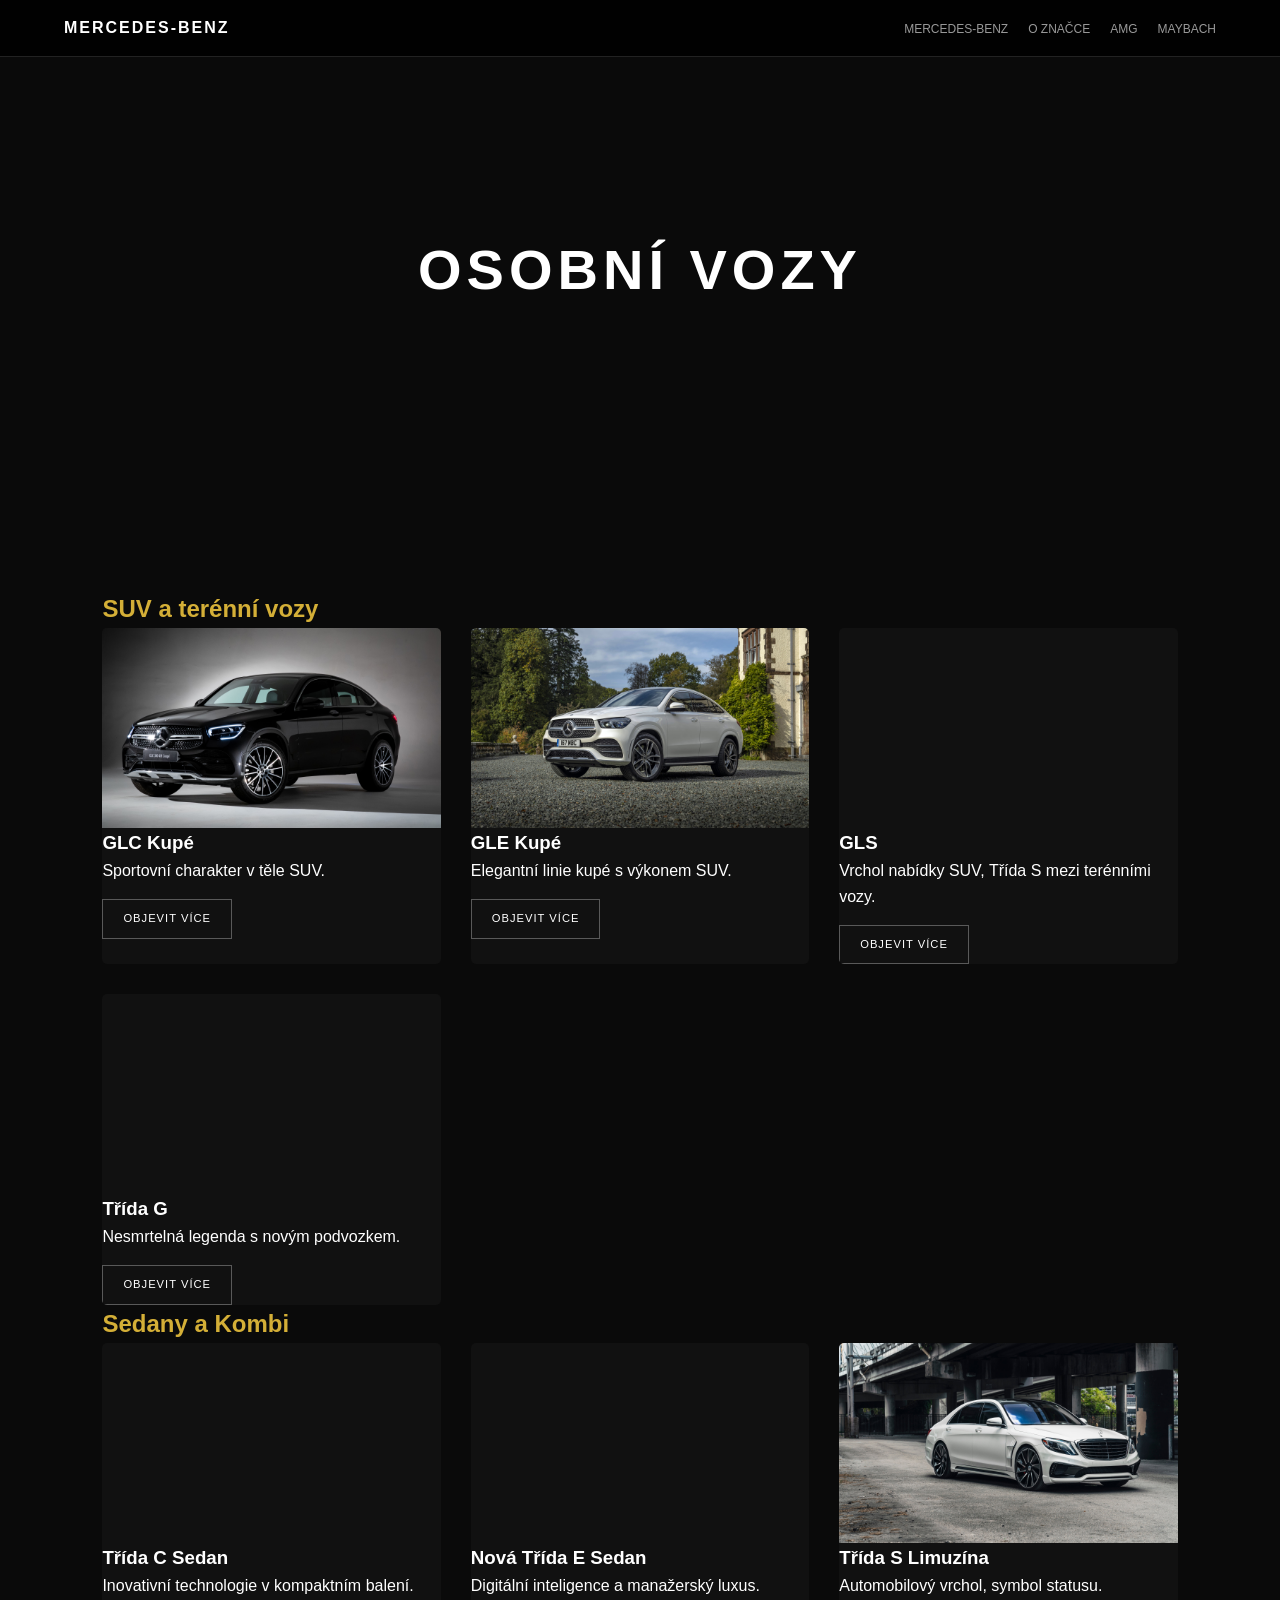
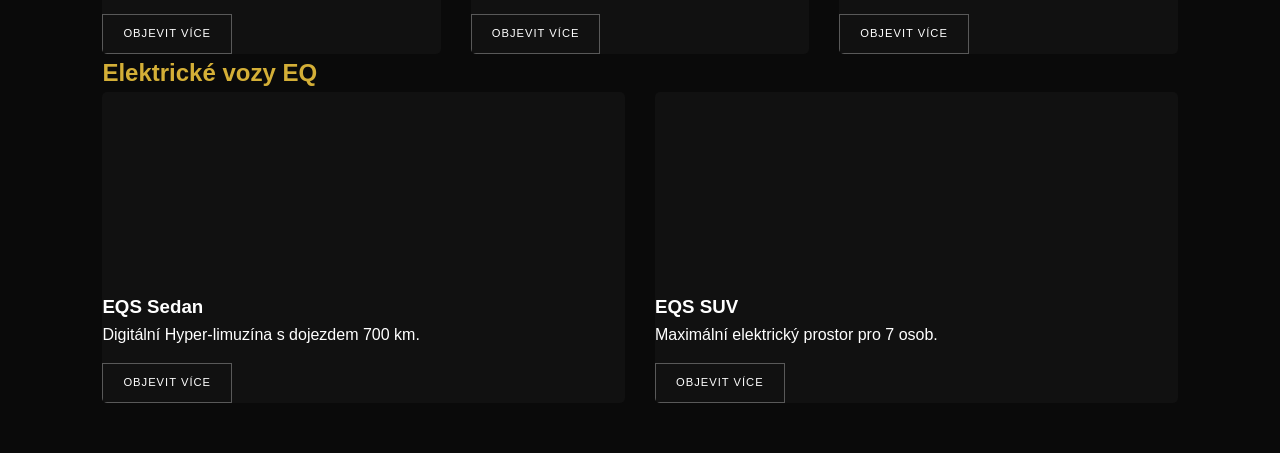
<file: index.html>
<!DOCTYPE html>
<html lang="cs">
<head>
    <meta charset="UTF-8">
    <meta name="viewport" content="width=device-width, initial-scale=1.0">
    <title>Showroom Mercedes-Benz | Kompletní nabídka 2026</title>
    <link rel="stylesheet" href="style.css">
</head>
<body>
    <nav>
        <div class="logo">MERCEDES-BENZ</div>
        <ul>
            <li><a href="index.html">Mercedes-Benz</a></li>
            <li><a href="Mercedes-Benz.html">O značce</a></li>
            <li><a href="AMG.html">AMG</a></li>
            <li><a href="Maybach.html">Maybach</a></li>
        </ul>
    </nav>

    <header class="hero showroom-bg">
        <h1>Osobní vozy</h1>
    </header>

    <div class="container">
        <!-- SUV SEKCE -->
        <h2 class="category-title">SUV a terénní vozy</h2>
        <div class="grid">
            <!-- GLC Kupé -->
            <a href="glc-kupe.html" class="card">
                <div class="card-img"><img class="img-1" src="img/mercedes_benz_glc_300_4matic_amg_line_coupe_latam_2019_4k-3840x2160.jpg" alt=""></div>
                <div class="card-info">
                    <h3>GLC Kupé</h3>
                    <p>Sportovní charakter v těle SUV.</p>
                    <div class="card-btn">Objevit více</div>
                </div>
            </a>

            <!-- GLE Kupé  -->
            <a href="gle-kupe.html" class="card">
                <div class="card-img"><img src="img/mercedes_benz_gle_400_d_4matic_amg_line_coupe_2020_4k-3840x2160.jpg" alt=""></div>
                <div class="card-info">
                    <h3>GLE Kupé</h3>
                    <p>Elegantní linie kupé s výkonem SUV.</p>
                    <div class="card-btn">Objevit více</div>
                </div>
            </a>

            <!-- GLS -->
            <a href="gls.html" class="card">
                <div class="card-img"></div>
                <div class="card-info">
                    <h3>GLS</h3>
                    <p>Vrchol nabídky SUV, Třída S mezi terénními vozy.</p>
                    <div class="card-btn">Objevit více</div>
                </div>
            </a>

            <!-- Třída G -->
            <a href="g-class.html" class="card">
                <div class="card-img"></div>
                <div class="card-info">
                    <h3>Třída G</h3>
                    <p>Nesmrtelná legenda s novým podvozkem.</p>
                    <div class="card-btn">Objevit více</div>
                </div>
            </a>
        </div>

        <!-- SEDANY SEKCE -->
        <h2 class="category-title">Sedany a Kombi</h2>
        <div class="grid">
            <a href="c-class.html" class="card">
                <div class="card-img"></div>
                <div class="card-info">
                    <h3>Třída C Sedan</h3>
                    <p>Inovativní technologie v kompaktním balení.</p>
                    <div class="card-btn">Objevit více</div>
                </div>
            </a>

            <a href="e-class.html" class="card">
                <div class="card-img"></div>
                <div class="card-info">
                    <h3>Nová Třída E Sedan</h3>
                    <p>Digitální inteligence a manažerský luxus.</p>
                    <div class="card-btn">Objevit více</div>
                </div>
            </a>

            <a href="S-class.html" class="card">
                <div class="card-img"><img src="img/mercedes-benz-s-3840x2160-12164.jpg" alt=""></div>
                <div class="card-info">
                    <h3>Třída S Limuzína</h3>
                    <p>Automobilový vrchol, symbol statusu.</p>
                    <div class="card-btn">Objevit více</div>
                </div>
            </a>
        </div>

        <!-- ELEKTRICKÉ VOZY -->
        <h2 class="category-title">Elektrické vozy EQ</h2>
        <div class="grid">
            <a href="eqs.html" class="card">
                <div class="card-img"></div>
                <div class="card-info">
                    <h3>EQS Sedan</h3>
                    <p>Digitální Hyper-limuzína s dojezdem 700 km.</p>
                    <div class="card-btn">Objevit více</div>
                </div>
            </a>

            <a href="eqs-suv.html" class="card">
                <div class="card-img"></div>
                <div class="card-info">
                    <h3>EQS SUV</h3>
                    <p>Maximální elektrický prostor pro 7 osob.</p>
                    <div class="card-btn">Objevit více</div>
                </div>
            </a>
    </div> <!-- KONEC CONTAINERU -->
</body>
</html>
</file>
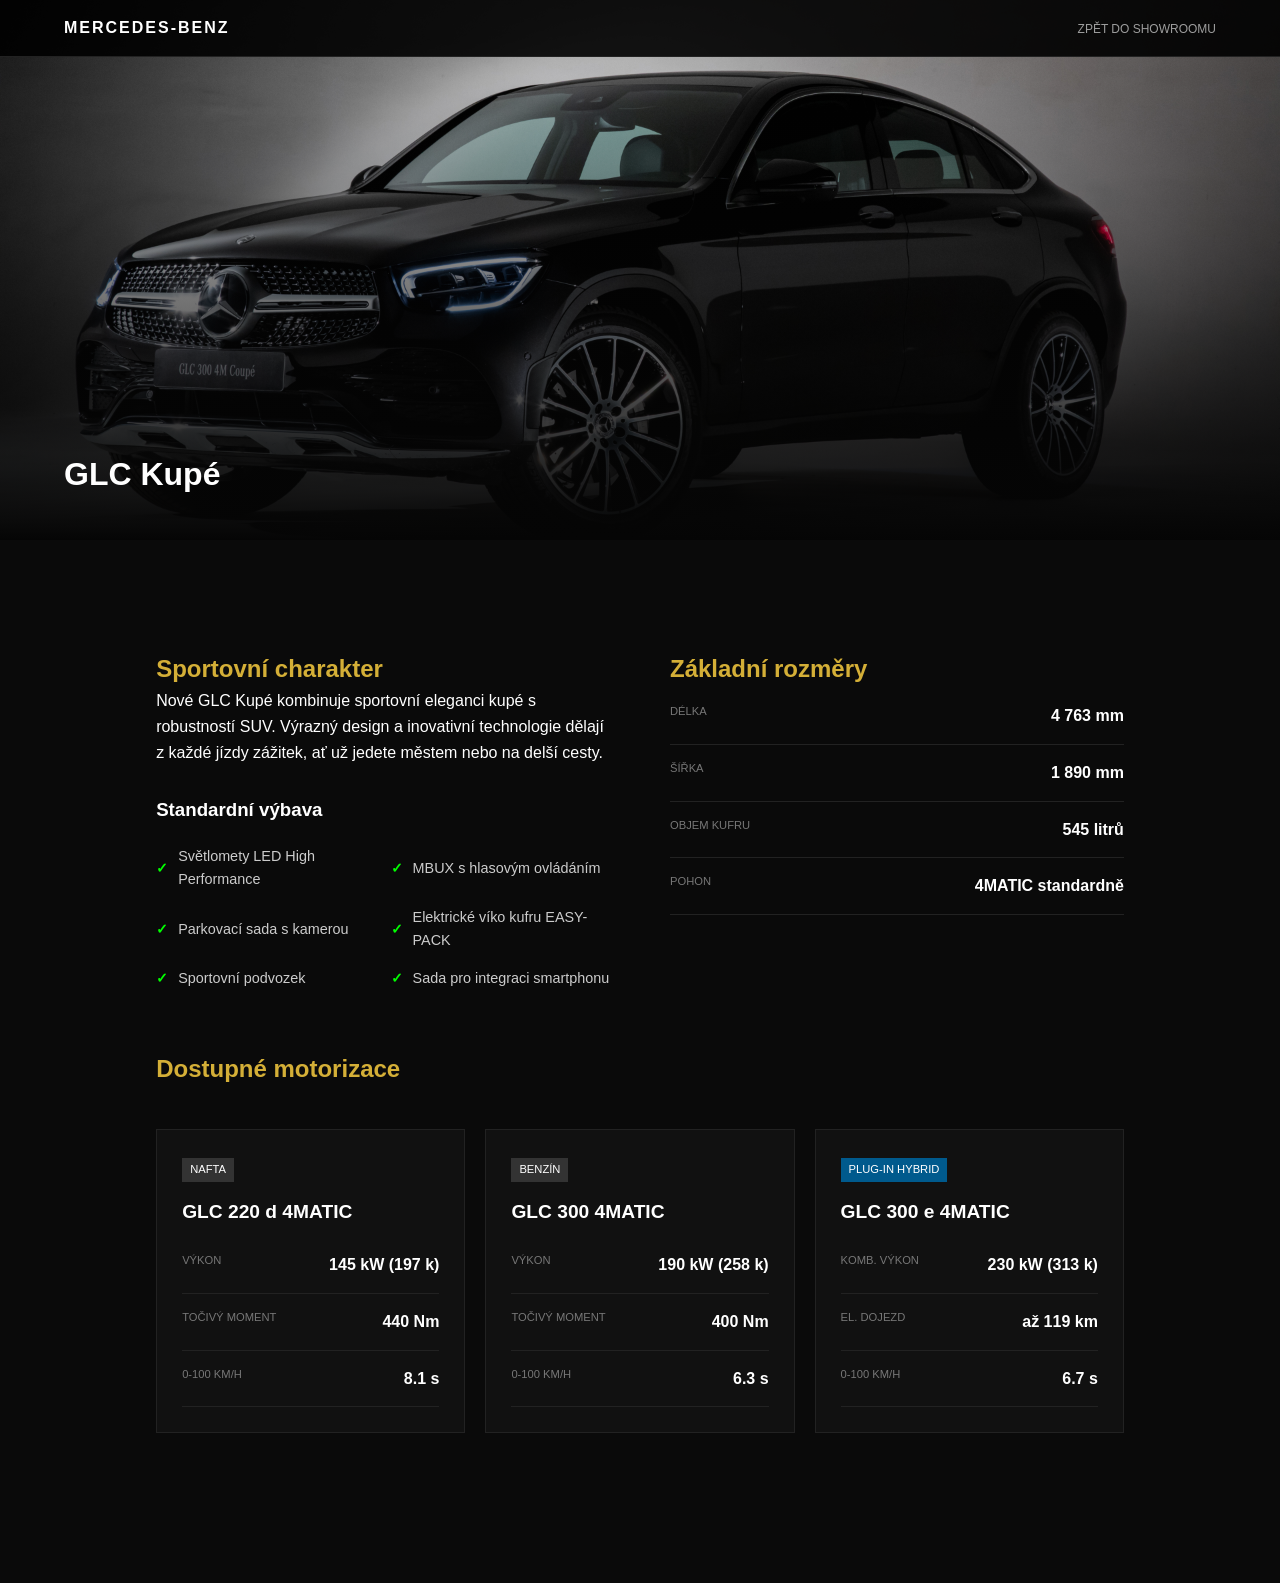
<file: glc-kupe.html>
<!DOCTYPE html>
<html lang="cs">
<head>
    <meta charset="UTF-8">
    <meta name="viewport" content="width=device-width, initial-scale=1.0">
    <title>GLC Kupé | Mercedes-Benz</title>
    <link rel="stylesheet" href="style.css">
</head>
<body>

    <nav>
        <div class="logo">MERCEDES-BENZ</div>
        <ul>
            <li><a href="index.html">Zpět do showroomu</a></li>
        </ul>
    </nav>
    <header class="detail-header" style="background-image: linear-gradient(to top, #050505, transparent), url('img/mercedes_benz_glc_300_4matic_amg_line_coupe_latam_2019_4k-3840x2160.jpg');">
        <h1>GLC Kupé</h1>
    </header>

    <main class="container">
        <section class="content-section">
            <div class="description">
                <h2 class="category-title">Sportovní charakter</h2>
                <p>Nové GLC Kupé kombinuje sportovní eleganci kupé s robustností SUV. Výrazný design a inovativní technologie dělají z každé jízdy zážitek, ať už jedete městem nebo na delší cesty.</p>
                
                <h3 style="margin: 30px 0 15px;">Standardní výbava</h3>
                <div class="feature-list">
                    <div class="feature-item">Světlomety LED High Performance</div>
                    <div class="feature-item">MBUX s hlasovým ovládáním</div>
                    <div class="feature-item">Parkovací sada s kamerou</div>
                    <div class="feature-item">Elektrické víko kufru EASY-PACK</div>
                    <div class="feature-item">Sportovní podvozek</div>
                    <div class="feature-item">Sada pro integraci smartphonu</div>
                </div>
            </div>

            <div class="specs-table">
                <h2 class="category-title">Základní rozměry</h2>
                <div class="spec-row"><span class="spec-label">Délka</span><span class="spec-value">4 763 mm</span></div>
                <div class="spec-row"><span class="spec-label">Šířka</span><span class="spec-value">1 890 mm</span></div>
                <div class="spec-row"><span class="spec-label">Objem kufru</span><span class="spec-value">545 litrů</span></div>
                <div class="spec-row"><span class="spec-label">Pohon</span><span class="spec-value">4MATIC standardně</span></div>
            </div>
        </section>

        <section style="padding: 0 5% 60px;">
            <h2 class="category-title">Dostupné motorizace</h2>
            <div class="engine-grid">
                <!-- GLC 220 d -->
                <div class="engine-card">
                    <span class="engine-tag">Nafta</span>
                    <span class="engine-name">GLC 220 d 4MATIC</span>
                    <div class="spec-row"><span class="spec-label">Výkon</span><span class="spec-value">145 kW (197 k)</span></div>
                    <div class="spec-row"><span class="spec-label">Točivý moment</span><span class="spec-value">440 Nm</span></div>
                    <div class="spec-row"><span class="spec-label">0-100 km/h</span><span class="spec-value">8.1 s</span></div>
                </div>

                <!-- GLC 300 -->
                <div class="engine-card">
                    <span class="engine-tag">Benzín</span>
                    <span class="engine-name">GLC 300 4MATIC</span>
                    <div class="spec-row"><span class="spec-label">Výkon</span><span class="spec-value">190 kW (258 k)</span></div>
                    <div class="spec-row"><span class="spec-label">Točivý moment</span><span class="spec-value">400 Nm</span></div>
                    <div class="spec-row"><span class="spec-label">0-100 km/h</span><span class="spec-value">6.3 s</span></div>
                </div>

                <!-- GLC 300 e -->
                <div class="engine-card">
                    <span class="engine-tag" style="background: #005a8d;">Plug-in Hybrid</span>
                    <span class="engine-name">GLC 300 e 4MATIC</span>
                    <div class="spec-row"><span class="spec-label">Komb. výkon</span><span class="spec-value">230 kW (313 k)</span></div>
                    <div class="spec-row"><span class="spec-label">El. dojezd</span><span class="spec-value">až 119 km</span></div>
                    <div class="spec-row"><span class="spec-label">0-100 km/h</span><span class="spec-value">6.7 s</span></div>
                </div>
            </div>
        </section>
    </main>

</body>
</html>
</file>
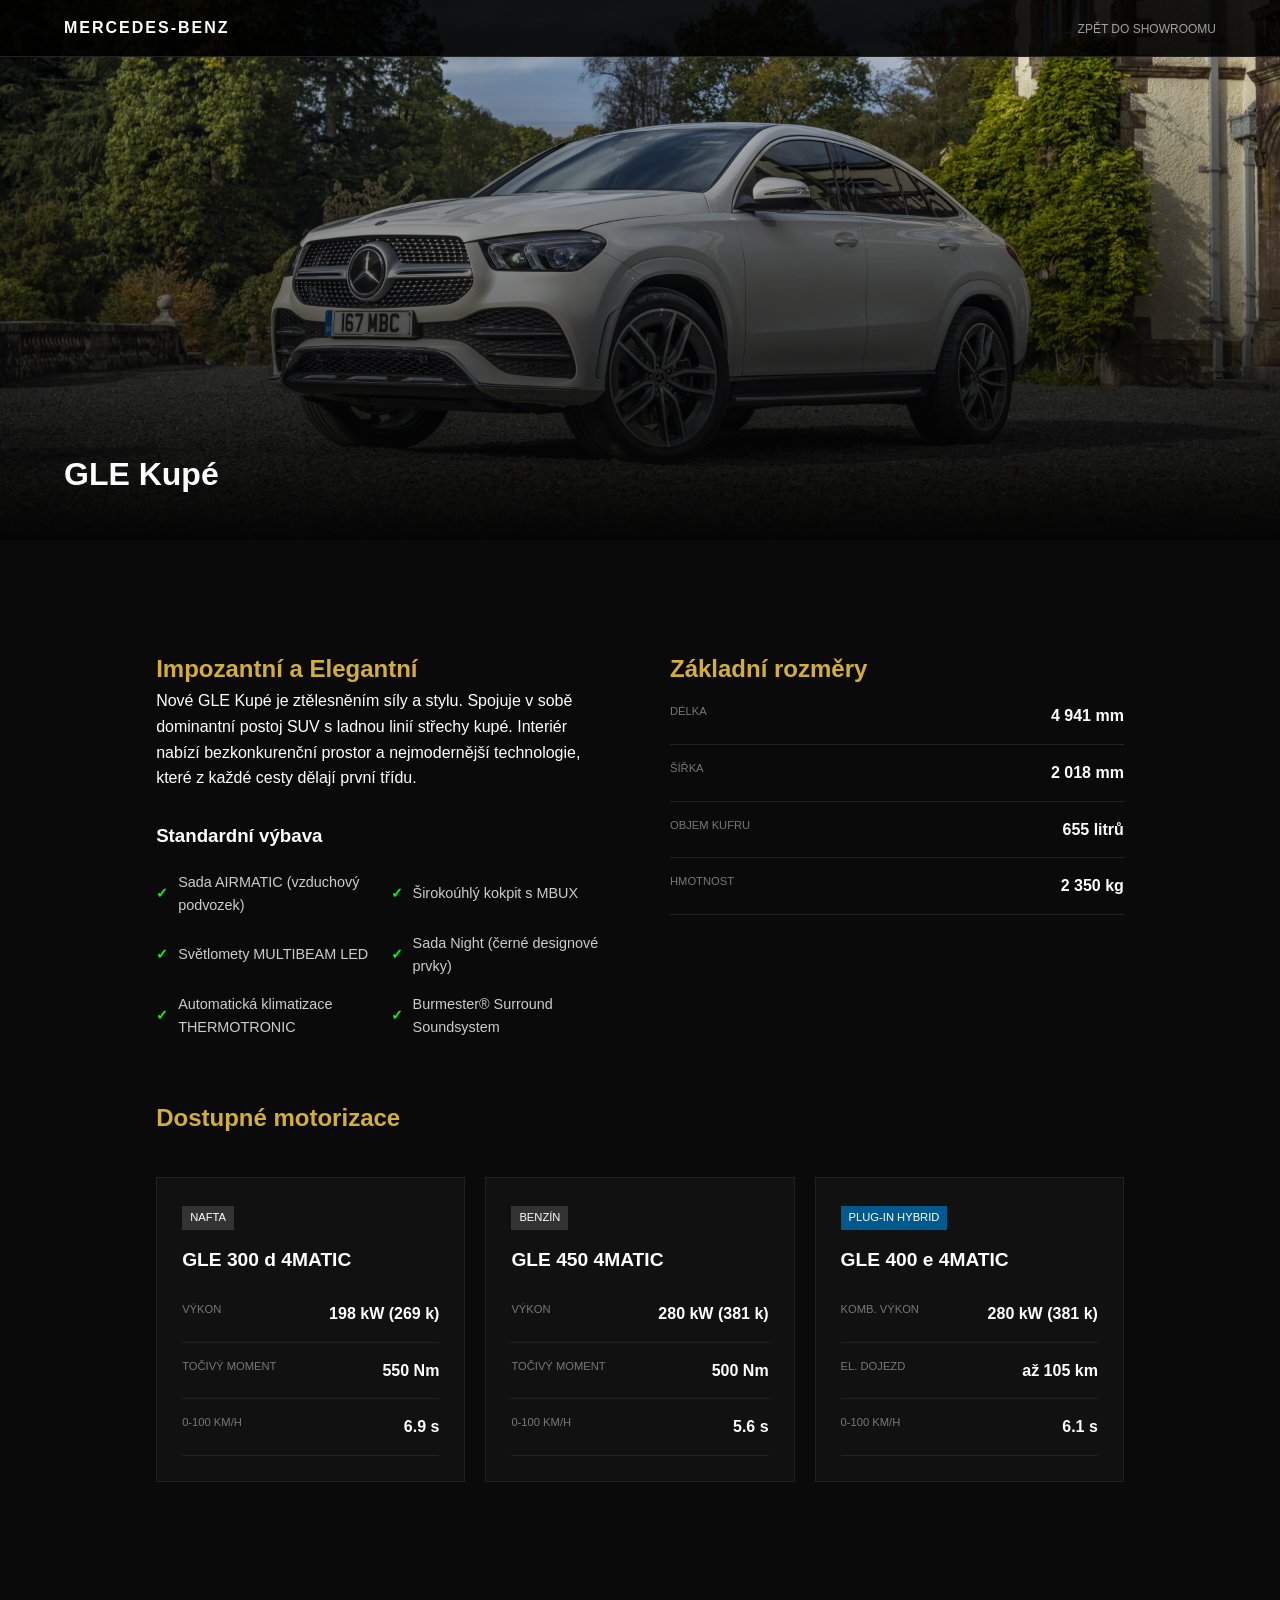
<file: gle-kupe.html>
<!DOCTYPE html>
<html lang="cs">
<head>
    <meta charset="UTF-8">
    <meta name="viewport" content="width=device-width, initial-scale=1.0">
    <title>GLE Kupé | Mercedes-Benz</title>
    <link rel="stylesheet" href="style.css">
</head>
<body>

    <nav>
        <div class="logo">MERCEDES-BENZ</div>
        <ul>
            <li><a href="index.html">Zpět do showroomu</a></li>
        </ul>
    </nav>

    
    <header class="detail-header" style="background-image: linear-gradient(to top, #050505, transparent), url(img/mercedes_benz_gle_400_d_4matic_amg_line_coupe_2020_4k-3840x2160.jpg);">
        <h1>GLE Kupé</h1>
    </header>

    <main class="container">
        <section class="content-section">
            <div class="description">
                <h2 class="category-title">Impozantní a Elegantní</h2>
                <p>Nové GLE Kupé je ztělesněním síly a stylu. Spojuje v sobě dominantní postoj SUV s ladnou linií střechy kupé. Interiér nabízí bezkonkurenční prostor a nejmodernější technologie, které z každé cesty dělají první třídu.</p>
                
                <h3 style="margin: 30px 0 15px;">Standardní výbava</h3>
                <div class="feature-list">
                    <div class="feature-item">Sada AIRMATIC (vzduchový podvozek)</div>
                    <div class="feature-item">Širokoúhlý kokpit s MBUX</div>
                    <div class="feature-item">Světlomety MULTIBEAM LED</div>
                    <div class="feature-item">Sada Night (černé designové prvky)</div>
                    <div class="feature-item">Automatická klimatizace THERMOTRONIC</div>
                    <div class="feature-item">Burmester® Surround Soundsystem</div>
                </div>
            </div>

            <div class="specs-table">
                <h2 class="category-title">Základní rozměry</h2>
                <div class="spec-row"><span class="spec-label">Délka</span><span class="spec-value">4 941 mm</span></div>
                <div class="spec-row"><span class="spec-label">Šířka</span><span class="spec-value">2 018 mm</span></div>
                <div class="spec-row"><span class="spec-label">Objem kufru</span><span class="spec-value">655 litrů</span></div>
                <div class="spec-row"><span class="spec-label">Hmotnost</span><span class="spec-value">2 350 kg</span></div>
            </div>
        </section>

        <section style="padding: 0 5% 60px;">
            <h2 class="category-title">Dostupné motorizace</h2>
            <div class="engine-grid">
                <!-- GLE 300 d -->
                <div class="engine-card">
                    <span class="engine-tag">Nafta</span>
                    <span class="engine-name">GLE 300 d 4MATIC</span>
                    <div class="spec-row"><span class="spec-label">Výkon</span><span class="spec-value">198 kW (269 k)</span></div>
                    <div class="spec-row"><span class="spec-label">Točivý moment</span><span class="spec-value">550 Nm</span></div>
                    <div class="spec-row"><span class="spec-label">0-100 km/h</span><span class="spec-value">6.9 s</span></div>
                </div>

                <!-- GLE 450 -->
                <div class="engine-card">
                    <span class="engine-tag">Benzín</span>
                    <span class="engine-name">GLE 450 4MATIC</span>
                    <div class="spec-row"><span class="spec-label">Výkon</span><span class="spec-value">280 kW (381 k)</span></div>
                    <div class="spec-row"><span class="spec-label">Točivý moment</span><span class="spec-value">500 Nm</span></div>
                    <div class="spec-row"><span class="spec-label">0-100 km/h</span><span class="spec-value">5.6 s</span></div>
                </div>

                <!-- GLE 400 e -->
                <div class="engine-card">
                    <span class="engine-tag" style="background: #005a8d;">Plug-in Hybrid</span>
                    <span class="engine-name">GLE 400 e 4MATIC</span>
                    <div class="spec-row"><span class="spec-label">Komb. výkon</span><span class="spec-value">280 kW (381 k)</span></div>
                    <div class="spec-row"><span class="spec-label">El. dojezd</span><span class="spec-value">až 105 km</span></div>
                    <div class="spec-row"><span class="spec-label">0-100 km/h</span><span class="spec-value">6.1 s</span></div>
                </div>
            </div>
        </section>
    </main>

</body>
</html>
</file>
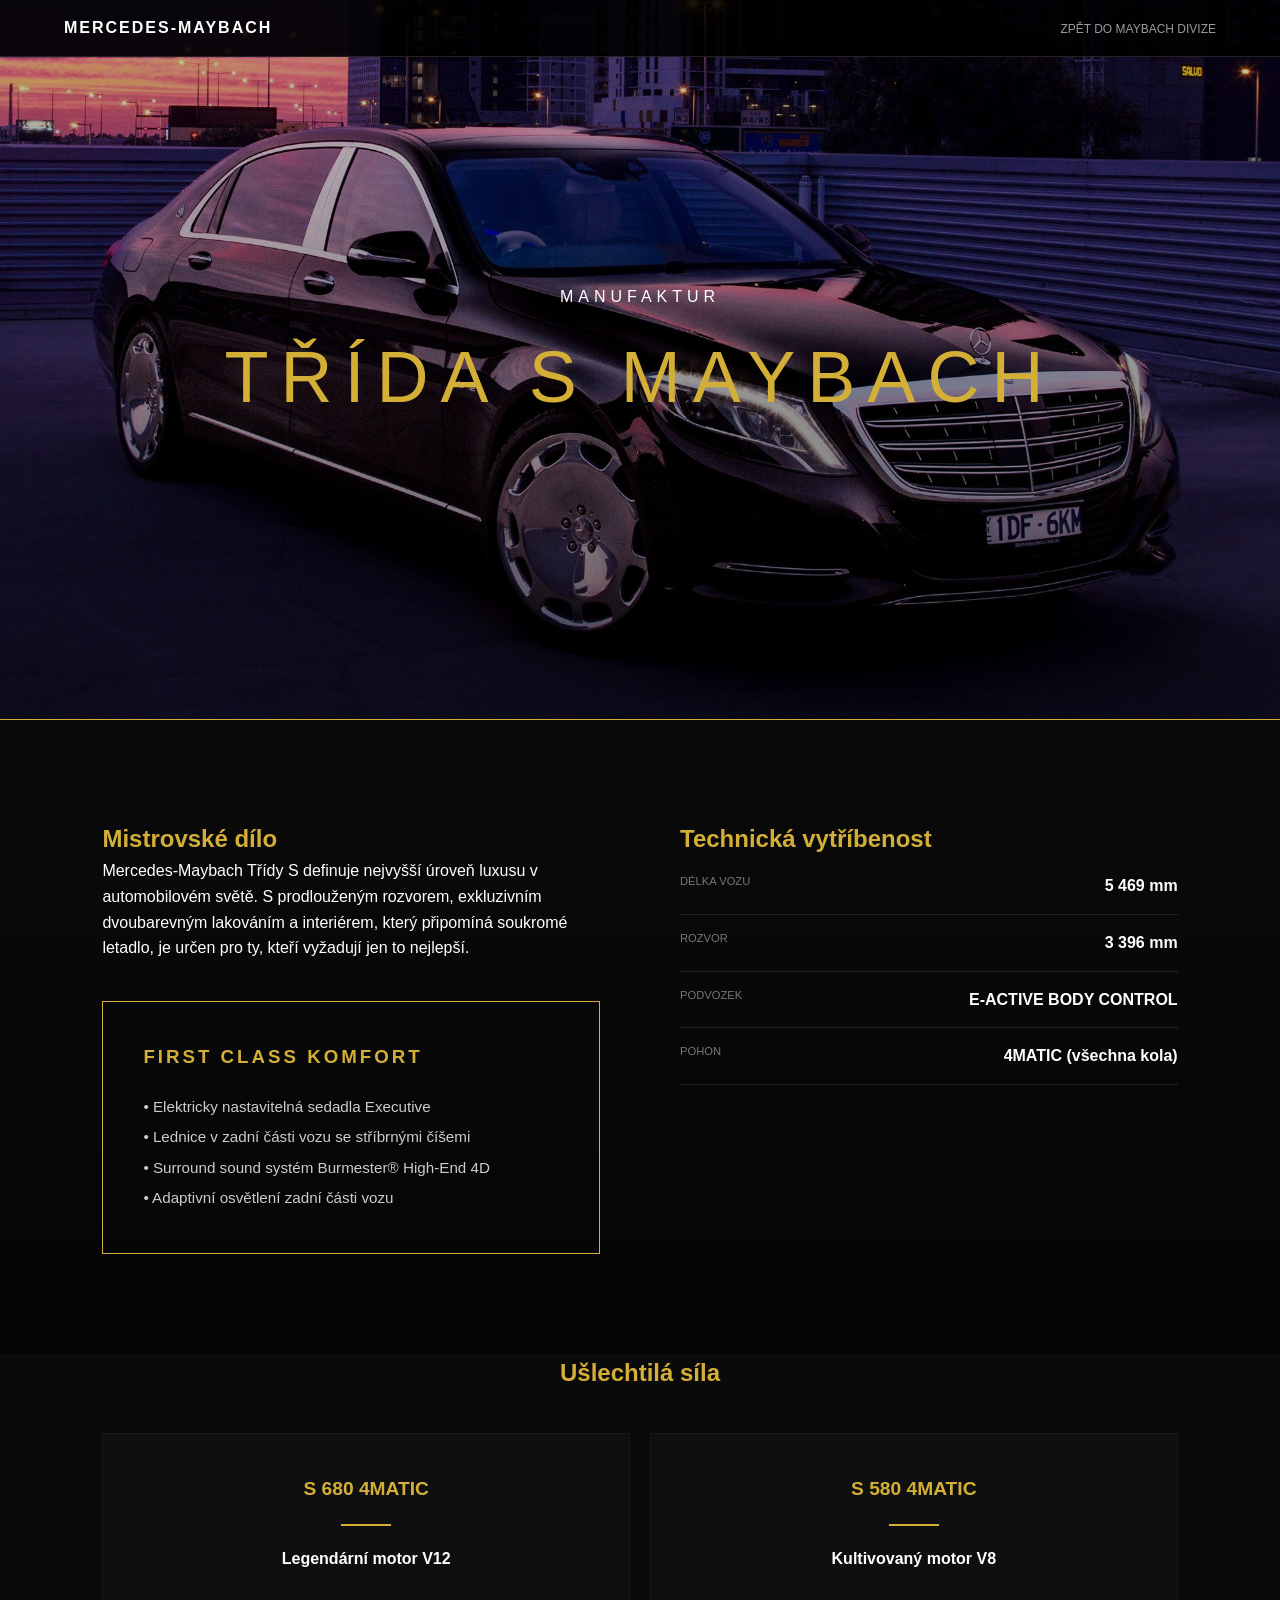
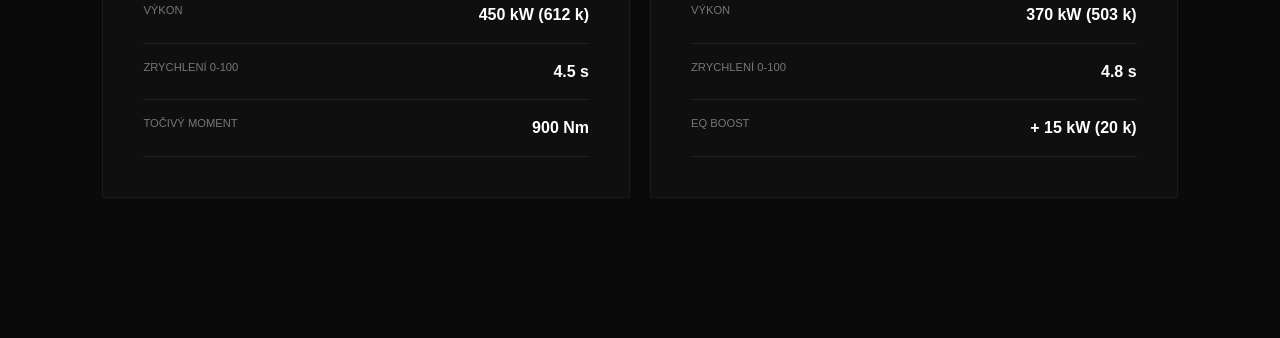
<file: Maybach S-Class.html>
<!DOCTYPE html>
<html lang="cs">

<head>
    <meta charset="UTF-8">
    <meta name="viewport" content="width=device-width, initial-scale=1.0">
    <title>Mercedes-Maybach | Vrcholný luxus</title>
    <link rel="stylesheet" href="style.css">


</head>

<body>

    <nav>
        <div class="logo">MERCEDES-MAYBACH</div>
        <ul>
            <li><a href="Maybach.html">Zpět do Maybach divize</a></li>
        </ul>
    </nav>

    <header class="maybach-header">
        <div>
            <p style="letter-spacing: 5px; color: #fff; margin-bottom: 10px;">MANUFAKTUR</p>
            <h1 class="maybach-title">Třída S Maybach</h1>
        </div>
    </header>

    <main>
        <section class="luxury-section">
            <div class="description">
                <h2 class="category-title">Mistrovské dílo</h2>
                <p>Mercedes-Maybach Třídy S definuje nejvyšší úroveň luxusu v automobilovém světě. S prodlouženým
                    rozvorem, exkluzivním dvoubarevným lakováním a interiérem, který připomíná soukromé letadlo, je
                    určen pro ty, kteří vyžadují jen to nejlepší.</p>

                <div class="interior-highlight">
                    <h3>First Class komfort</h3>
                    <ul style="list-style: none; font-size: 0.95rem; color: #ccc; line-height: 2;">
                        <li>• Elektricky nastavitelná sedadla Executive</li>
                        <li>• Lednice v zadní části vozu se stříbrnými číšemi</li>
                        <li>• Surround sound systém Burmester® High-End 4D</li>
                        <li>• Adaptivní osvětlení zadní části vozu</li>
                    </ul>
                </div>
            </div>

            <div class="specs-table">
                <h2 class="category-title">Technická vytříbenost</h2>
                <div class="spec-row"><span class="spec-label">Délka vozu</span><span class="spec-value">5 469 mm</span>
                </div>
                <div class="spec-row"><span class="spec-label">Rozvor</span><span class="spec-value">3 396 mm</span>
                </div>
                <div class="spec-row"><span class="spec-label">Podvozek</span><span class="spec-value">E-ACTIVE BODY
                        CONTROL</span></div>
                <div class="spec-row"><span class="spec-label">Pohon</span><span class="spec-value">4MATIC (všechna
                        kola)</span></div>
            </div>
        </section>

        <section style="padding: 0 8% 100px;">
            <h2 class="category-title" style="text-align: center;">Ušlechtilá síla</h2>
            <div class="engine-grid">

                <div class="engine-card-maybach">
                    <span class="engine-name" style="color: var(--maybach-gold);">S 680 4MATIC</span>
                    <div class="gold-divider"></div>
                    <p style="font-weight: bold; margin-bottom: 15px;">Legendární motor V12</p>
                    <div class="spec-row"><span class="spec-label">Výkon</span><span class="spec-value">450 kW (612
                            k)</span></div>
                    <div class="spec-row"><span class="spec-label">Zrychlení 0-100</span><span class="spec-value">4.5
                            s</span></div>
                    <div class="spec-row"><span class="spec-label">Točivý moment</span><span class="spec-value">900
                            Nm</span></div>
                </div>

                <div class="engine-card-maybach">
                    <span class="engine-name" style="color: var(--maybach-gold);">S 580 4MATIC</span>
                    <div class="gold-divider"></div>
                    <p style="font-weight: bold; margin-bottom: 15px;">Kultivovaný motor V8</p>
                    <div class="spec-row"><span class="spec-label">Výkon</span><span class="spec-value">370 kW (503
                            k)</span></div>
                    <div class="spec-row"><span class="spec-label">Zrychlení 0-100</span><span class="spec-value">4.8
                            s</span></div>
                    <div class="spec-row"><span class="spec-label">EQ Boost</span><span class="spec-value">+ 15 kW (20
                            k)</span></div>
                </div>

            </div>
        </section>
    </main>

</body>

</html>
</file>
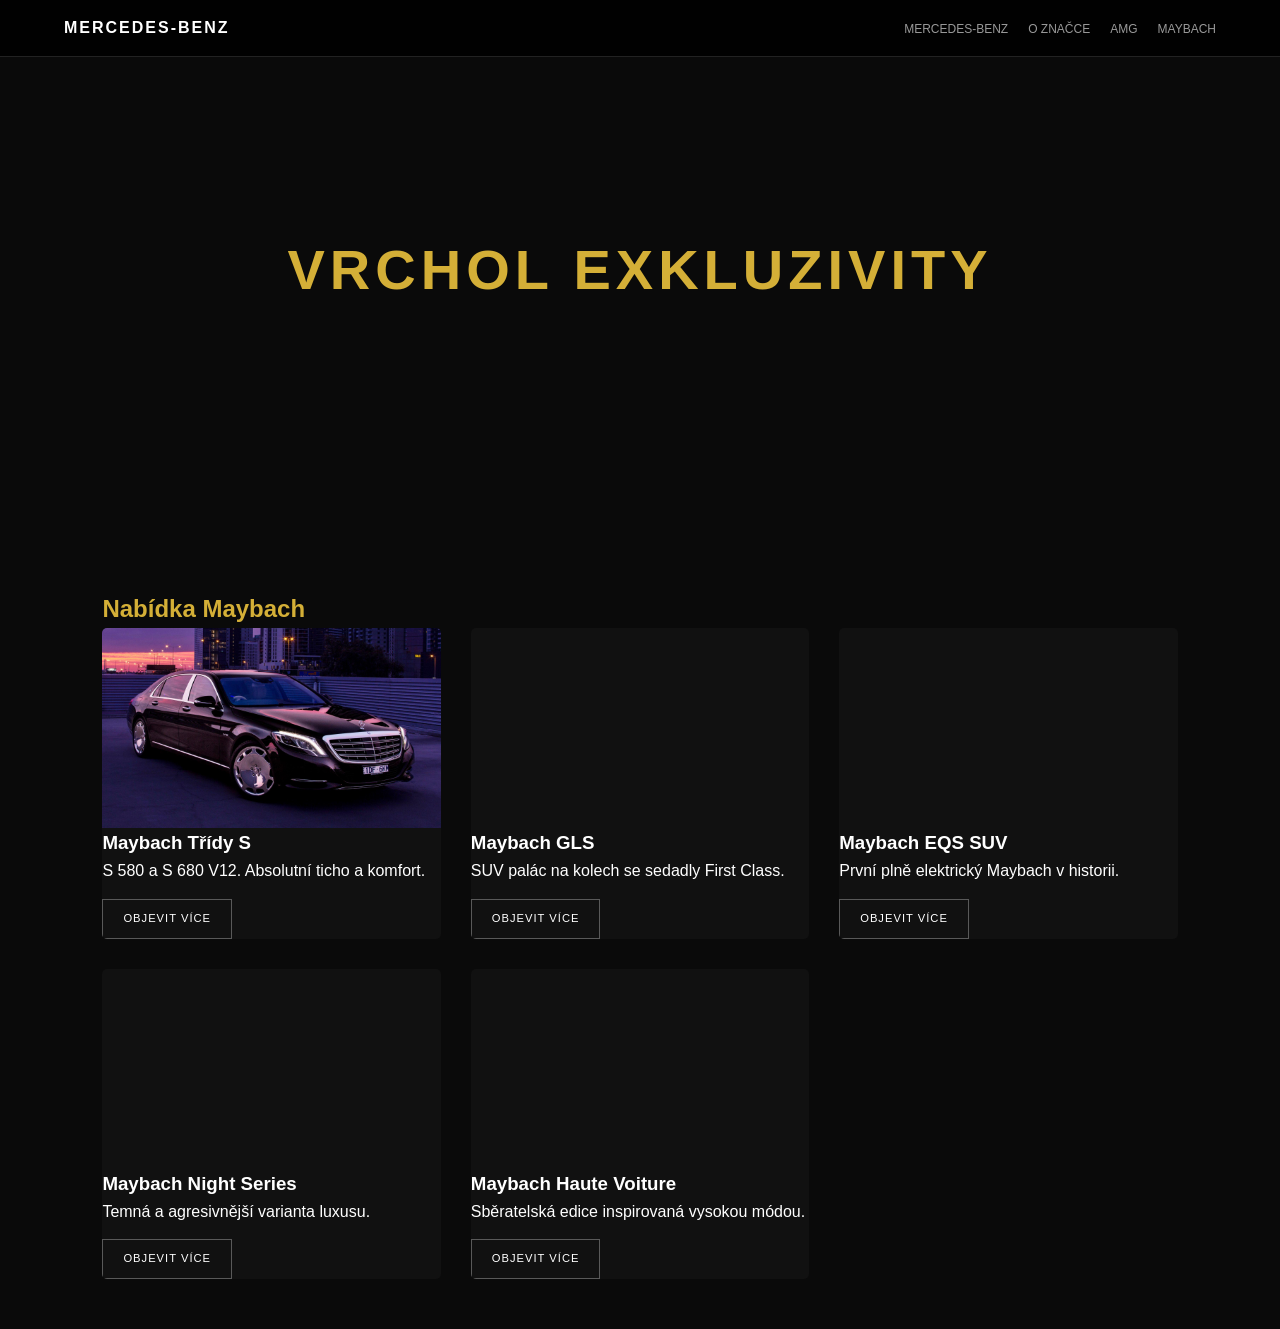
<file: Maybach.html>
<!DOCTYPE html>
<html lang="cs">
<head>
    <meta charset="UTF-8">
    <title>Mercedes-Maybach | Ultimate Luxury</title>
    <link rel="stylesheet" href="style.css">
</head>
<body>
    <nav>
        <div class="logo">MERCEDES-BENZ</div>
        <ul>
            <li><a href="index.html">Mercedes-Benz</a></li>
            <li><a href="Mercedes-Benz.html">O značce</a></li>
            <li><a href="AMG.html">AMG</a></li>
            <li><a href="Maybach S-Class.html">Maybach</a></li>
        </ul>
    </nav>

    <header class="hero maybach-bg">
        <h1 class="maybach-text">Vrchol Exkluzivity</h1>
    </header>

    <div class="container">
        <h2 class="category-title maybach-accent">Nabídka Maybach</h2>
        <div class="grid">
            
            <!-- Maybach Třídy S -->
            <a href="Maybach S-Class.html" class="card">
                <div class="card-img"><img src="img/wp2508519-maybach-wallpapers.jpg" alt=""></div>
                <div class="card-info">
                    <h3>Maybach Třídy S</h3>
                    <p>S 580 a S 680 V12. Absolutní ticho a komfort.</p>
                    <div class="card-btn">Objevit více</div>
                </div>
            </a>

            <!-- Maybach GLS -->
            <a href="Maybach-GLS.html" class="card">
                <div class="card-img"></div>
                <div class="card-info">
                    <h3>Maybach GLS</h3>
                    <p>SUV palác na kolech se sedadly First Class.</p>
                    <div class="card-btn">Objevit více</div>
                </div>
            </a>

            <!-- Maybach EQS SUV -->
            <a href="Maybach-EQS.html" class="card">
                <div class="card-img"></div>
                <div class="card-info">
                    <h3>Maybach EQS SUV</h3>
                    <p>První plně elektrický Maybach v historii.</p>
                    <div class="card-btn">Objevit více</div>
                </div>
            </a>

            <!-- Maybach Night Series -->
            <a href="Maybach-Night-Series.html" class="card">
                <div class="card-img"></div>
                <div class="card-info">
                    <h3>Maybach Night Series</h3>
                    <p>Temná a agresivnější varianta luxusu.</p>
                    <div class="card-btn">Objevit více</div>
                </div>
            </a>

            <!-- Maybach Haute Voiture -->
            <a href="Maybach-Haute-Voiture.html" class="card">
                <div class="card-img"></div>
                <div class="card-info">
                    <h3>Maybach Haute Voiture</h3>
                    <p>Sběratelská edice inspirovaná vysokou módou.</p>
                    <div class="card-btn">Objevit více</div>
                </div>
            </a>

        </div>
    </div>
</body>
</html>
</file>
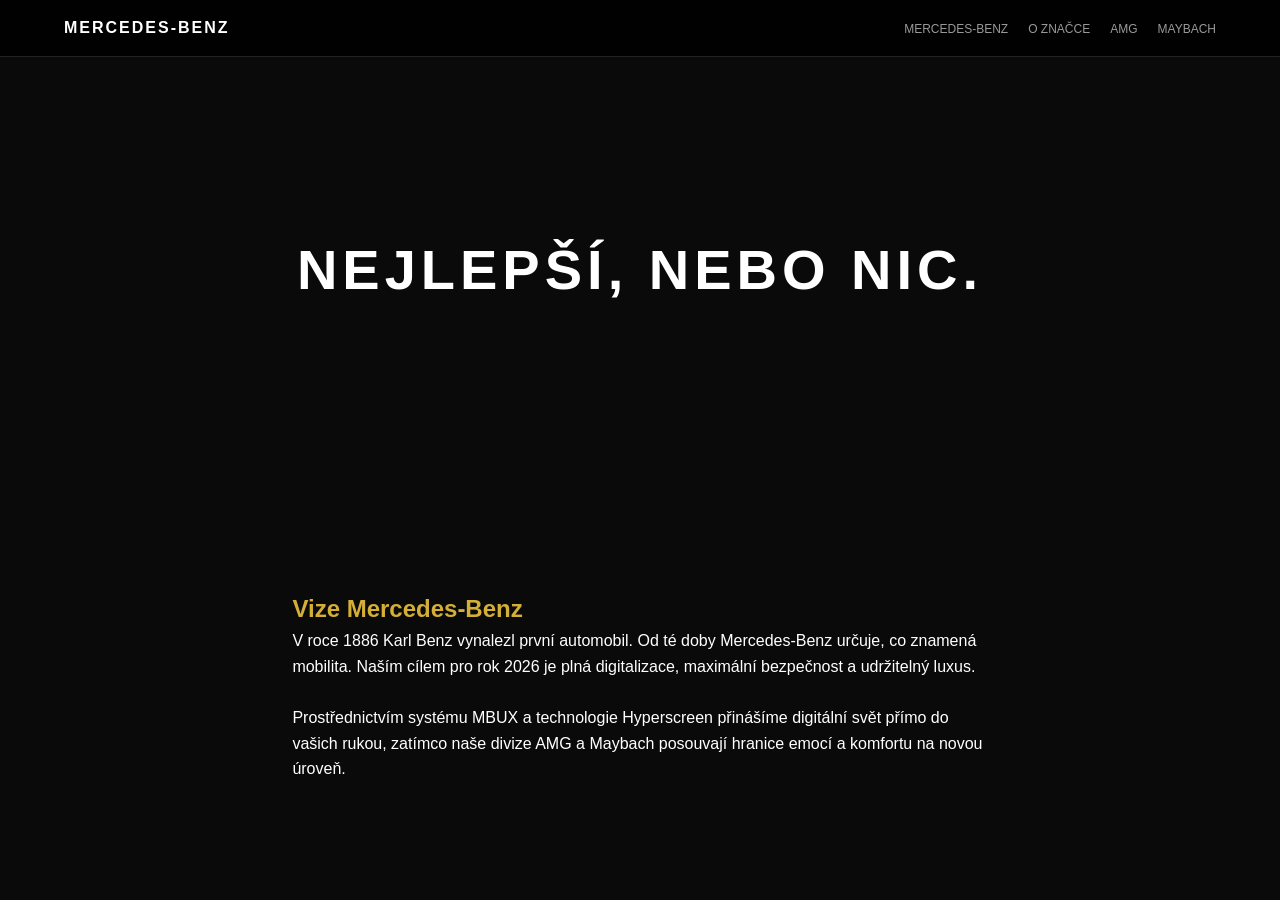
<file: Mercedes-Benz.html>
<!DOCTYPE html>
<html lang="cs">
<head>
    <meta charset="UTF-8">
    <title>O značce Mercedes-Benz | Tradice a Budoucnost</title>
    <link rel="stylesheet" href="style.css">
</head>
<body>
    <nav>
        <div class="logo">MERCEDES-BENZ</div>
        <ul>
            <li><a href="index.html">Mercedes-Benz</a></li>
            <li><a href="Mercedes-Benz.html">O značce</a></li>
            <li><a href="AMG.html">AMG</a></li>
            <li><a href="Maybach.html">Maybach</a></li>
        </ul>
    </nav>
    <header class="hero mercedes-bg">
        <h1>Nejlepší, nebo nic.</h1>
    </header>
    <div class="container" style="max-width: 900px; margin: auto;">
        <h2 class="category-title">Vize Mercedes-Benz</h2>
        <p>V roce 1886 Karl Benz vynalezl první automobil. Od té doby Mercedes-Benz určuje, co znamená mobilita. Naším cílem pro rok 2026 je plná digitalizace, maximální bezpečnost a udržitelný luxus.</p>
        <br>
        <p>Prostřednictvím systému MBUX a technologie Hyperscreen přinášíme digitální svět přímo do vašich rukou, zatímco naše divize AMG a Maybach posouvají hranice emocí a komfortu na novou úroveň.</p>
    </div>
</body>
</html>
</file>
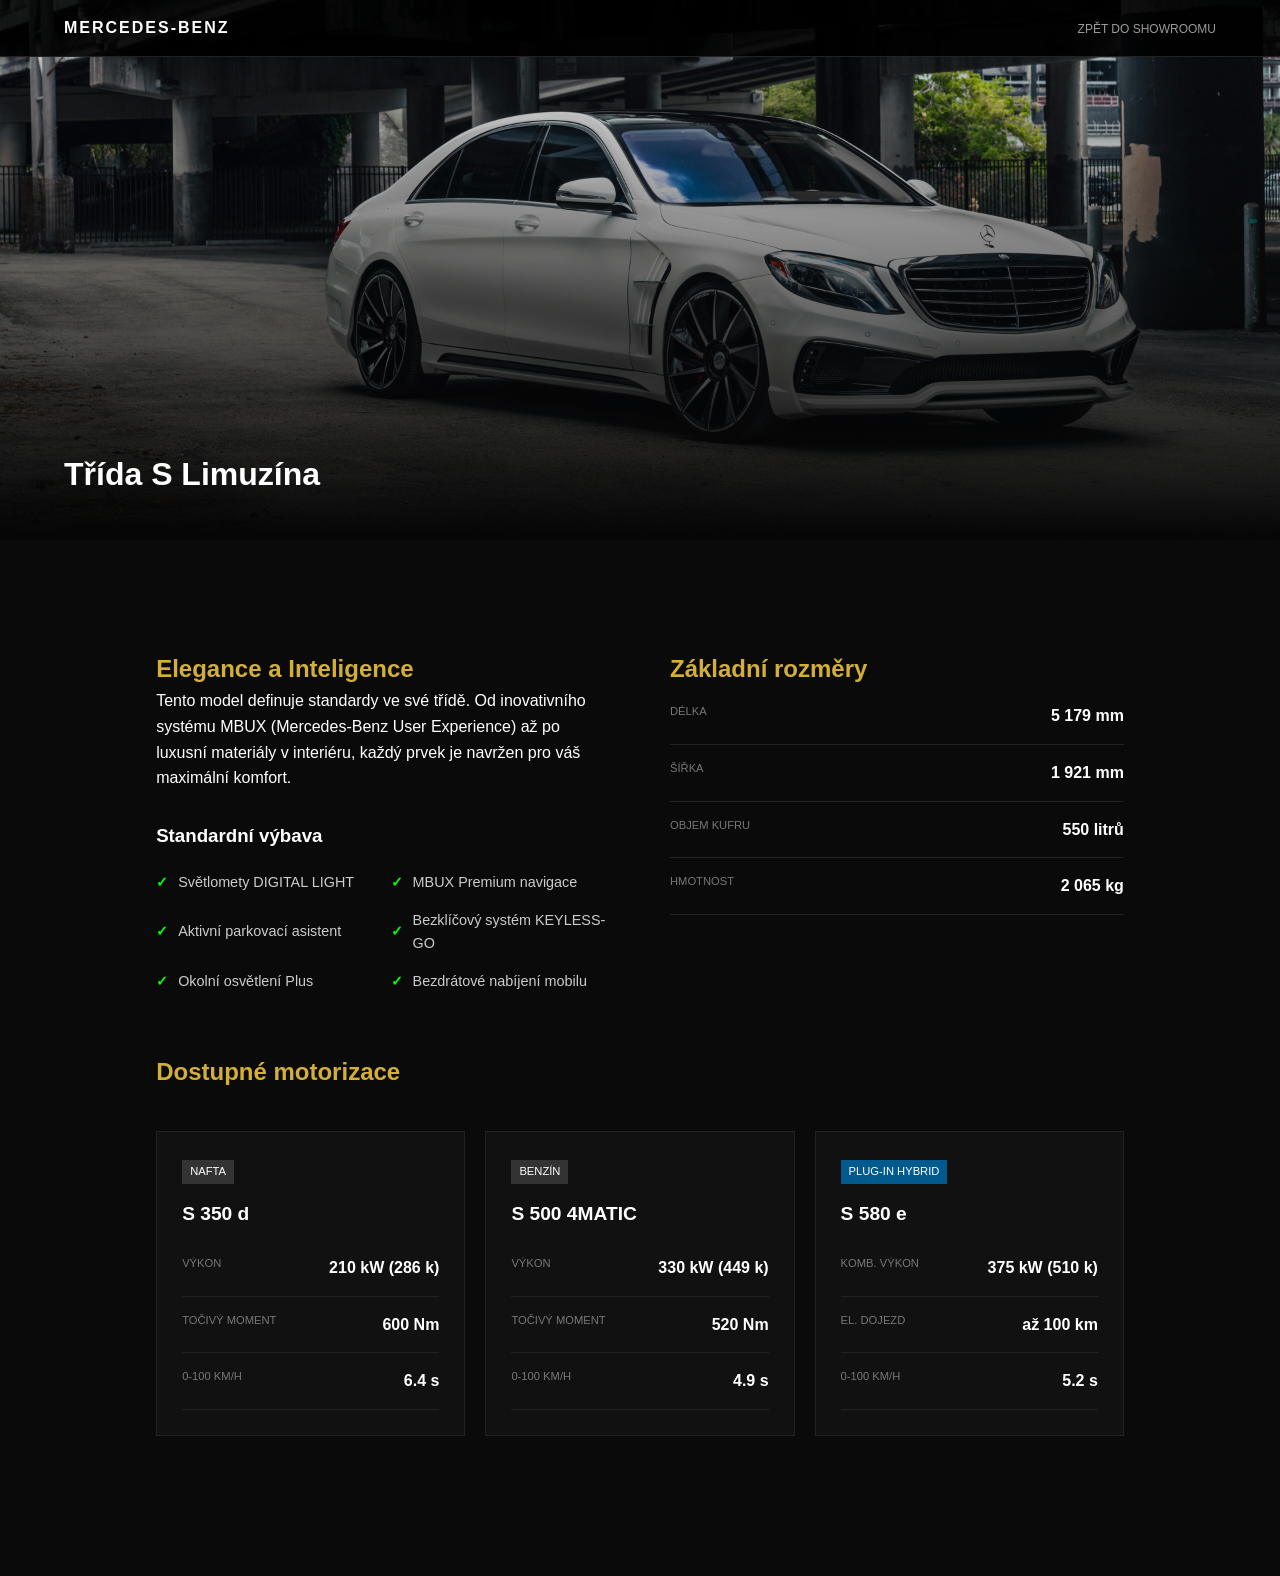
<file: S-class.html>
<!DOCTYPE html>
<html lang="cs">
<head>
    <meta charset="UTF-8">
    <meta name="viewport" content="width=device-width, initial-scale=1.0">
    <title>Detail modelu | Mercedes-Benz</title>
    <link rel="stylesheet" href="style.css">
 
</head>
<body>

    <nav>
        <div class="logo">MERCEDES-BENZ</div>
        <ul>
            <li><a href="index.html">Zpět do showroomu</a></li>
        </ul>
    </nav>

    <header class="detail-header" style="background-image: linear-gradient(to top, #050505, transparent), url('img/mercedes-benz-s-3840x2160-12164.jpg');">
        
        <h1>Třída S Limuzína</h1>
    </header>
    

    <main class="container">
        <section class="content-section">
            <div class="description">
                <h2 class="category-title">Elegance a Inteligence</h2>
                <p>Tento model definuje standardy ve své třídě. Od inovativního systému MBUX (Mercedes-Benz User Experience) až po luxusní materiály v interiéru, každý prvek je navržen pro váš maximální komfort.</p>
                
                <h3 style="margin: 30px 0 15px;">Standardní výbava</h3>
                <div class="feature-list">
                    <div class="feature-item">Světlomety DIGITAL LIGHT</div>
                    <div class="feature-item">MBUX Premium navigace</div>
                    <div class="feature-item">Aktivní parkovací asistent</div>
                    <div class="feature-item">Bezklíčový systém KEYLESS-GO</div>
                    <div class="feature-item">Okolní osvětlení Plus</div>
                    <div class="feature-item">Bezdrátové nabíjení mobilu</div>
                </div>
            </div>

            <div class="specs-table">
                <h2 class="category-title">Základní rozměry</h2>
                <div class="spec-row"><span class="spec-label">Délka</span><span class="spec-value">5 179 mm</span></div>
                <div class="spec-row"><span class="spec-label">Šířka</span><span class="spec-value">1 921 mm</span></div>
                <div class="spec-row"><span class="spec-label">Objem kufru</span><span class="spec-value">550 litrů</span></div>
                <div class="spec-row"><span class="spec-label">Hmotnost</span><span class="spec-value">2 065 kg</span></div>
            </div>
        </section>

        <section style="padding: 0 5% 50px;">
            <h2 class="category-title">Dostupné motorizace</h2>
            <div class="engine-grid">
                <div class="engine-card">
                    <span class="engine-tag">Nafta</span>
                    <span class="engine-name">S 350 d</span>
                    <div class="spec-row"><span class="spec-label">Výkon</span><span class="spec-value">210 kW (286 k)</span></div>
                    <div class="spec-row"><span class="spec-label">Točivý moment</span><span class="spec-value">600 Nm</span></div>
                    <div class="spec-row"><span class="spec-label">0-100 km/h</span><span class="spec-value">6.4 s</span></div>
                </div>

                <div class="engine-card">
                    <span class="engine-tag">Benzín</span>
                    <span class="engine-name">S 500 4MATIC</span>
                    <div class="spec-row"><span class="spec-label">Výkon</span><span class="spec-value">330 kW (449 k)</span></div>
                    <div class="spec-row"><span class="spec-label">Točivý moment</span><span class="spec-value">520 Nm</span></div>
                    <div class="spec-row"><span class="spec-label">0-100 km/h</span><span class="spec-value">4.9 s</span></div>
                </div>

                <div class="engine-card">
                    <span class="engine-tag" style="background: #005a8d;">Plug-in Hybrid</span>
                    <span class="engine-name">S 580 e</span>
                    <div class="spec-row"><span class="spec-label">Komb. výkon</span><span class="spec-value">375 kW (510 k)</span></div>
                    <div class="spec-row"><span class="spec-label">El. dojezd</span><span class="spec-value">až 100 km</span></div>
                    <div class="spec-row"><span class="spec-label">0-100 km/h</span><span class="spec-value">5.2 s</span></div>
                </div>
            </div>
        </section>
    </main>

</body>
</html>
</file>
<file: style.css>
* { margin: 0; padding: 0; box-sizing: border-box; }
body { font-family: 'Segoe UI', sans-serif; background: #000; color: #fff; line-height: 1.6; }

/* Navigace */
nav {
    display: flex; justify-content: space-between; align-items: center;
    padding: 20px 8%; position: fixed; width: 100%; z-index: 1000;
    background: rgba(0, 0, 0, 0.95); border-bottom: 1px solid #222;
}
.logo { font-weight: bold; letter-spacing: 3px; }
nav ul { display: flex; list-style: none; }
nav ul li { margin-left: 20px; }
nav ul li a { text-decoration: none; color: #fff; opacity: 0.7; font-size: 0.8rem; text-transform: uppercase; }
nav ul li a:hover { opacity: 1; }

/* Hero */
.hero {
    height: 60vh; display: flex; flex-direction: column; align-items: center; 
    justify-content: center; text-align: center; background-size: cover; background-position: center;
}
.hero h1 { font-size: 3.5rem; text-transform: uppercase; letter-spacing: 5px; }

/* Sekce s modely */
.container { padding: 50px 8%; }
.grid {
    display: grid;
    grid-template-columns: repeat(auto-fit, minmax(300px, 1fr));
    gap: 30px;
}
.card {
    background: #111; border: 1px solid #222; border-radius: 5px; overflow: hidden;
    transition: 0.3s; cursor: pointer;
}
.card:hover { transform: translateY(-10px); border-color: #444; }
.card-img {
    width: 100%;
    height: 200px;
    object-fit: cover; 
    object-position: center; 
}
.card-content { padding: 20px; }
.card-content h3 { margin-bottom: 10px; text-transform: uppercase; }
.card-content p { font-size: 0.9rem; color: #aaa; margin-bottom: 15px; }
.stats { display: flex; justify-content: space-between; font-weight: bold; font-size: 0.8rem; border-top: 1px solid #222; pt: 10px; }

/* Barvy */
.amg-text { color: #ff0000; }
.maybach-text { color: #d4af37; }

/* Responzivita */
@media (max-width: 768px) {
    .hero h1 { font-size: 2rem; }
    nav { flex-direction: column; gap: 10px; }
}
/* ZÁKLADNÍ NASTAVENÍ PRO CELÝ WEB */
* { margin: 0; padding: 0; box-sizing: border-box; }
body { font-family: 'Inter', sans-serif; background: #050505; color: #fff; line-height: 1.6; }

/* NAVIGACE (Bude stejná všude) */
nav { 
    display: flex; justify-content: space-between; align-items: center; 
    padding: 15px 5%; position: fixed; width: 100%; z-index: 1000; 
    background: rgba(0,0,0,0.9); border-bottom: 1px solid #222; 
}
.logo { font-weight: 800; letter-spacing: 2px; }
nav ul { display: flex; list-style: none; }
nav ul li { margin-left: 20px; }
nav ul li a { text-decoration: none; color: #fff; font-size: 0.75rem; text-transform: uppercase; opacity: 0.6; }
nav ul li a:hover { opacity: 1; }

/* SPOLEČNÉ PRVKY PRO ŠABLONY MODELŮ */
.detail-header {
    height: 60vh; background-size: cover; background-position: center;
    display: flex; align-items: flex-end; padding: 40px 5%;
    background-image: linear-gradient(to top, #050505, transparent);
}

/* RESPONZIVNÍ MŘÍŽKA (Grid) */
.content-section {
    display: grid;
    grid-template-columns: 1fr 1fr; /* Dva sloupce na PC */
    gap: 60px; padding: 60px 5%; align-items: start;
}

/* TABULKA TECHNICKÝCH DAT */
.spec-row {
    display: flex; justify-content: space-between;
    padding: 15px 0; border-bottom: 1px solid #222;
}
.spec-label { color: #777; text-transform: uppercase; font-size: 0.7rem; }
.spec-value { font-weight: 600; }

/* TLAČÍTKO "ZPĚT" NEBO "VÍCE" */
.btn-more {
    display: inline-block; margin-top: 15px; padding: 10px 20px;
    border: 1px solid #fff; color: #fff; text-decoration: none;
    text-transform: uppercase; font-size: 0.7rem; transition: 0.3s;
}
.btn-more:hover { background: #fff; color: #000; }

/* RESPONZIVITA - AUTOMATICKÉ PŘESKLÁDÁNÍ */
@media (max-width: 900px) {
    .content-section { grid-template-columns: 1fr; } /* Na mobilu jeden sloupec */
    .detail-header { height: 40vh; }
    nav { flex-direction: column; gap: 10px; text-align: center; }
}

img{
    width: 100%;
    height: 100%;
    background-size: cover;

}

/*odkazy */
.card {
    text-decoration: none !important; 
    color: #ffffff !important;       
    display: flex;
    flex-direction: column;
}


a.card, 
a.card:link, 
a.card:visited, 
a.card:hover, 
a.card:active {
    text-decoration: none !important; 
    color: #ffffff !important;        
    border: none !important;          
    box-shadow: none;  }               


    a.card h3, 
    a.card p {
        text-decoration: none !important;
        color: #ffffff !important;}
        .card-btn {
            display: inline-block;
            margin-top: 15px;
            padding: 10px 20px;
            border: 1px solid rgba(255, 255, 255, 0.3);
            color: #fff !important;
            font-size: 0.7rem;
            text-transform: uppercase;
            letter-spacing: 1px;
            transition: 0.3s ease;
        }
     
.card:hover .card-btn {
    background: #fff;
    color: #000 !important;
}
      /* Mercedes Design */
      .engine-grid {
        display: grid;
        grid-template-columns: repeat(auto-fit, minmax(300px, 1fr));
        gap: 20px;
        margin: 40px 0;
    }
    .engine-card {
        background: #111;
        border: 1px solid #222;
        padding: 25px;
        transition: 0.3s;

    }
    .engine-card:hover { border-color: #555; background: #1a1a1a; }
    .engine-name { color: #fff; font-weight: bold; font-size: 1.2rem; margin-bottom: 10px; display: block; }
    .engine-tag { font-size: 0.7rem; background: #333; padding: 3px 8px; text-transform: uppercase; margin-bottom: 15px; display: inline-block; }
    
    .feature-list {
        display: grid;
        grid-template-columns: 1fr 1fr;
        gap: 15px;
        margin-top: 20px;
    }
    .feature-item { display: flex; align-items: center; font-size: 0.9rem; color: #ccc; }
    .feature-item::before { content: "✓"; color: #00ff00; margin-right: 10px; font-weight: bold; }

    @media (max-width: 768px) {
        .feature-list { grid-template-columns: 1fr; }
    }
    
    /* MAYBACH DESIGN */
    :root {
        --maybach-gold: #d4af37; /* Champagne Gold */
        --maybach-dark: #050505;
    }

    body { background-color: var(--maybach-dark); }

    .maybach-header {
        height: 80vh;
        background-size: cover;
        background-position: center;
        display: flex;
        align-items: center;
        justify-content: center;
        text-align: center;
        border-bottom: 1px solid var(--maybach-gold);
        background-image: linear-gradient(rgba(0,0,0,0.2), rgba(0,0,0,0.6)), url('img/wp2508519-maybach-wallpapers.jpg');
    }

    .maybach-title {
        font-size: clamp(2rem, 8vw, 4.5rem);
        font-weight: 300;
        text-transform: uppercase;
        letter-spacing: 12px;
        color: var(--maybach-gold);
    }

    .luxury-section {
        display: grid;
        grid-template-columns: 1fr 1fr;
        gap: 80px;
        padding: 100px 8%;
        background: linear-gradient(to bottom, #0a0a0a, #050505);
    }

    .engine-card-maybach {
        background: #0f0f0f;
        border: 1px solid #1a1a1a;
        padding: 40px;
        text-align: center;
        transition: 0.5s ease;
    }

    .engine-card-maybach:hover {
        border-color: var(--maybach-gold);
        box-shadow: 0 10px 40px rgba(212, 175, 55, 0.1);
    }

    .gold-divider {
        width: 50px;
        height: 2px;
        background: var(--maybach-gold);
        margin: 20px auto;
    }

    .interior-highlight {
        border: 1px solid var(--maybach-gold);
        padding: 40px;
        margin-top: 40px;
        position: relative;
    }

    .interior-highlight h3 {
        color: var(--maybach-gold);
        text-transform: uppercase;
        letter-spacing: 3px;
        margin-bottom: 20px;
    }

    .category-title { border-left-color: var(--maybach-gold) !important; color: var(--maybach-gold); }
   
   /*AMG DESIGN */
    :root {
        --amg-red: #ff0000;
        --amg-dark: #0a0a0a;
    }

    body { background-color: var(--amg-dark); }

    .amg-header {
        height: 70vh;
        background-size: cover;
        background-position: center;
        display: flex;
        align-items: flex-end;
        padding: 50px 5%;
        border-bottom: 4px solid var(--amg-red);
        background-image: linear-gradient(to top, var(--amg-dark), transparent);
    }

    .amg-title {
        font-size: clamp(2.5rem, 10vw, 5rem);
        font-weight: 900;
        text-transform: uppercase;
        font-style: italic;
        line-height: 0.9;
    }

    .amg-badge {
        background: var(--amg-red);
        color: #fff;
        padding: 5px 15px;
        font-size: 1rem;
        font-weight: bold;
        display: inline-block;
        margin-bottom: 10px;
    }

    .engine-card-amg {
        background: linear-gradient(145deg, #151515, #0a0a0a);
        border-left: 4px solid var(--amg-red);
        padding: 30px;
        transition: 0.4s ease;
        position: relative;
        overflow: hidden;
    }

    .engine-card-amg:hover {
        transform: scale(1.03);
        background: #1a1a1a;
    }

    .amg-spec-value {
        color: var(--amg-red);
        font-size: 1.5rem;
        font-weight: 800;
    }

    .tech-highlight {
        background: #111;
        padding: 20px;
        border: 1px solid #222;
        margin-top: 20px;
    }

    .category-title { border-left-color: var(--amg-red) !important; }
</file>
